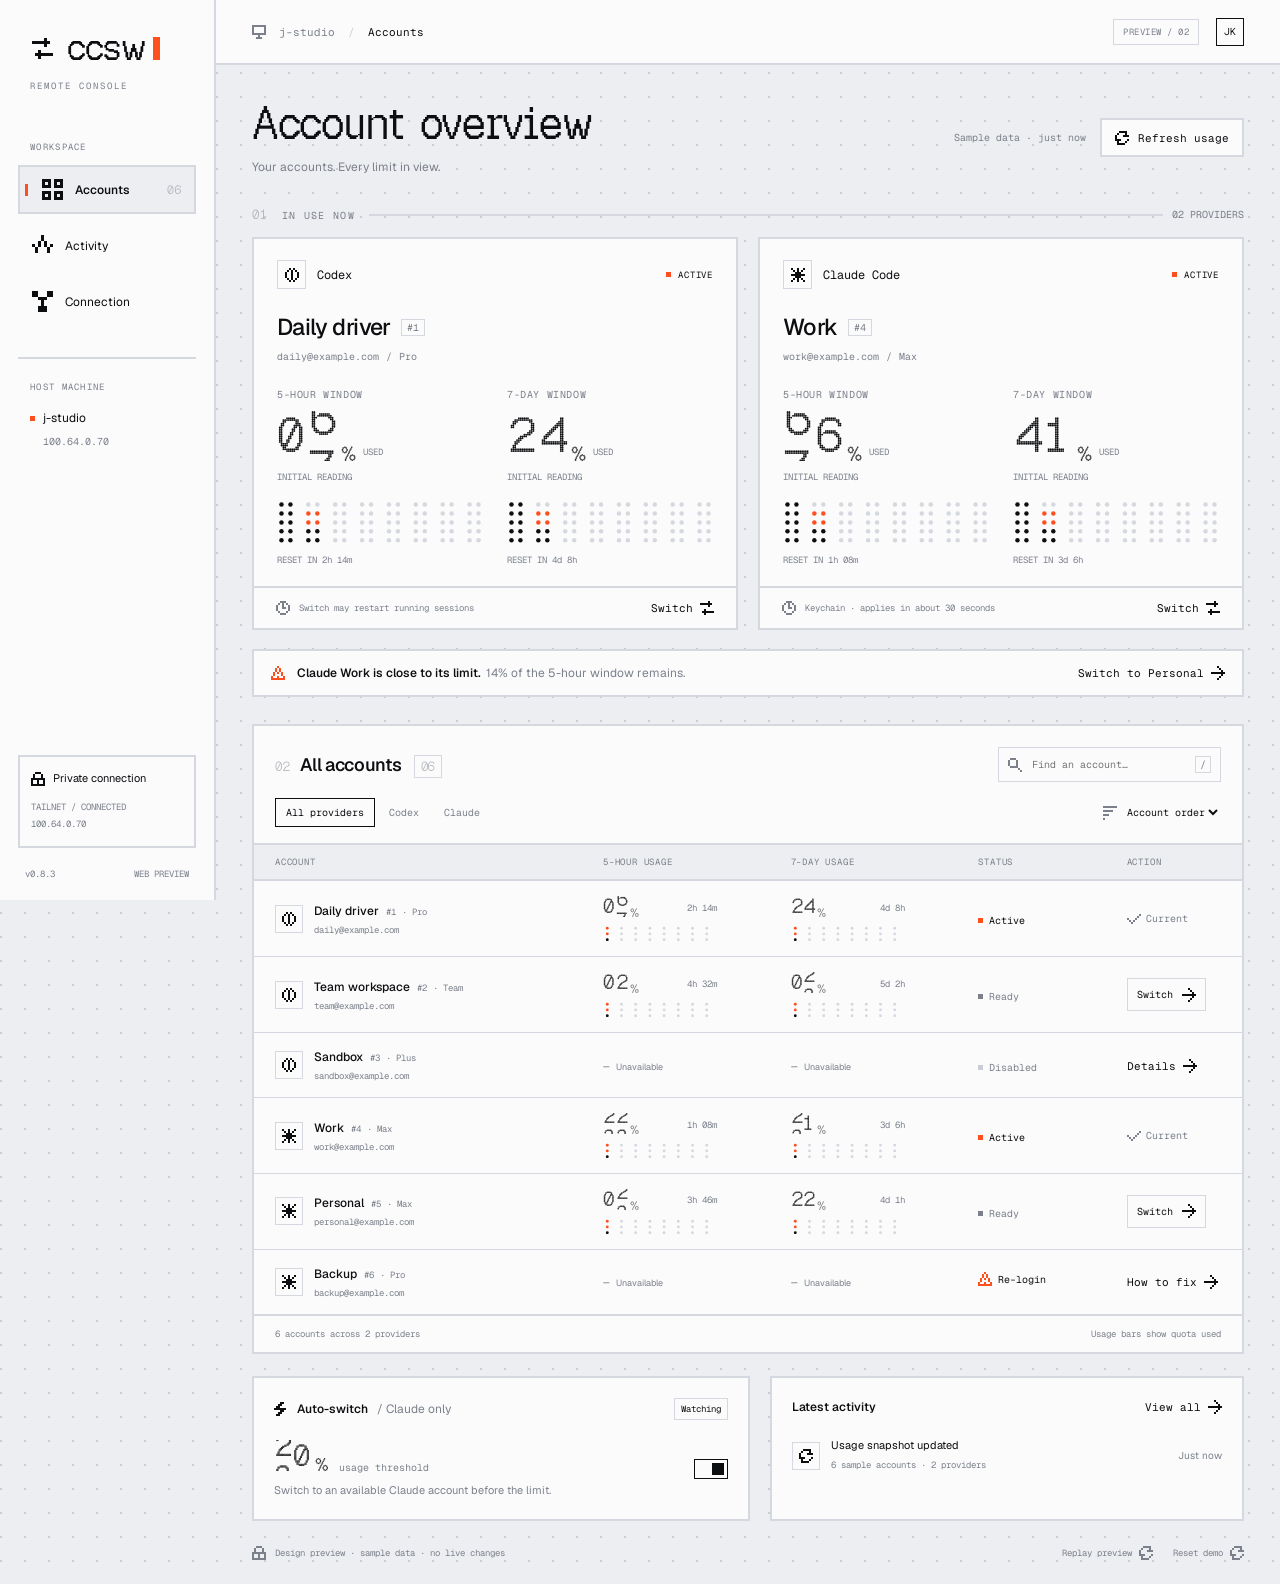
<file: docs/previews/web/index.html>
<!doctype html>
<html lang="en">
<head>
  <meta charset="utf-8">
  <meta name="viewport" content="width=device-width, initial-scale=1">
  <meta name="theme-color" content="#EDEEF1">
  <meta name="description" content="An interactive design preview of the ccsw remote account console.">
  <title>ccsw — Remote console</title>
  <link rel="icon" href="favicon.svg" type="image/svg+xml">
  <link rel="preload" href="fonts/geist-pixel-circle.woff2" as="font" type="font/woff2" crossorigin>
  <link rel="preload" href="fonts/geist-pixel-square.woff2" as="font" type="font/woff2" crossorigin>
  <link rel="stylesheet" href="bitmap.css">
</head>
<body>
  <svg xmlns="http://www.w3.org/2000/svg" style="display:none" aria-hidden="true">
    <symbol id="i-switch" viewBox="0 0 7 7"><rect x="4" y="0" width="1" height="1"/><rect x="0" y="1" width="1" height="1"/><rect x="1" y="1" width="1" height="1"/><rect x="2" y="1" width="1" height="1"/><rect x="3" y="1" width="1" height="1"/><rect x="4" y="1" width="1" height="1"/><rect x="5" y="1" width="1" height="1"/><rect x="4" y="2" width="1" height="1"/><rect x="2" y="4" width="1" height="1"/><rect x="1" y="5" width="1" height="1"/><rect x="2" y="5" width="1" height="1"/><rect x="3" y="5" width="1" height="1"/><rect x="4" y="5" width="1" height="1"/><rect x="5" y="5" width="1" height="1"/><rect x="6" y="5" width="1" height="1"/><rect x="2" y="6" width="1" height="1"/></symbol>
    <symbol id="i-grid" viewBox="0 0 7 7"><rect x="0" y="0" width="1" height="1"/><rect x="1" y="0" width="1" height="1"/><rect x="2" y="0" width="1" height="1"/><rect x="4" y="0" width="1" height="1"/><rect x="5" y="0" width="1" height="1"/><rect x="6" y="0" width="1" height="1"/><rect x="0" y="1" width="1" height="1"/><rect x="2" y="1" width="1" height="1"/><rect x="4" y="1" width="1" height="1"/><rect x="6" y="1" width="1" height="1"/><rect x="0" y="2" width="1" height="1"/><rect x="1" y="2" width="1" height="1"/><rect x="2" y="2" width="1" height="1"/><rect x="4" y="2" width="1" height="1"/><rect x="5" y="2" width="1" height="1"/><rect x="6" y="2" width="1" height="1"/><rect x="0" y="4" width="1" height="1"/><rect x="1" y="4" width="1" height="1"/><rect x="2" y="4" width="1" height="1"/><rect x="4" y="4" width="1" height="1"/><rect x="5" y="4" width="1" height="1"/><rect x="6" y="4" width="1" height="1"/><rect x="0" y="5" width="1" height="1"/><rect x="2" y="5" width="1" height="1"/><rect x="4" y="5" width="1" height="1"/><rect x="6" y="5" width="1" height="1"/><rect x="0" y="6" width="1" height="1"/><rect x="1" y="6" width="1" height="1"/><rect x="2" y="6" width="1" height="1"/><rect x="4" y="6" width="1" height="1"/><rect x="5" y="6" width="1" height="1"/><rect x="6" y="6" width="1" height="1"/></symbol>
    <symbol id="i-activity" viewBox="0 0 7 7"><rect x="3" y="0" width="1" height="1"/><rect x="3" y="1" width="1" height="1"/><rect x="2" y="2" width="1" height="1"/><rect x="4" y="2" width="1" height="1"/><rect x="0" y="3" width="1" height="1"/><rect x="2" y="3" width="1" height="1"/><rect x="4" y="3" width="1" height="1"/><rect x="6" y="3" width="1" height="1"/><rect x="1" y="4" width="1" height="1"/><rect x="5" y="4" width="1" height="1"/><rect x="1" y="5" width="1" height="1"/><rect x="5" y="5" width="1" height="1"/></symbol>
    <symbol id="i-network" viewBox="0 0 7 7"><rect x="0" y="0" width="1" height="1"/><rect x="1" y="0" width="1" height="1"/><rect x="5" y="0" width="1" height="1"/><rect x="6" y="0" width="1" height="1"/><rect x="0" y="1" width="1" height="1"/><rect x="1" y="1" width="1" height="1"/><rect x="5" y="1" width="1" height="1"/><rect x="6" y="1" width="1" height="1"/><rect x="2" y="2" width="1" height="1"/><rect x="3" y="2" width="1" height="1"/><rect x="4" y="2" width="1" height="1"/><rect x="3" y="3" width="1" height="1"/><rect x="3" y="4" width="1" height="1"/><rect x="2" y="5" width="1" height="1"/><rect x="3" y="5" width="1" height="1"/><rect x="4" y="5" width="1" height="1"/><rect x="2" y="6" width="1" height="1"/><rect x="3" y="6" width="1" height="1"/><rect x="4" y="6" width="1" height="1"/></symbol>
    <symbol id="i-monitor" viewBox="0 0 7 7"><rect x="0" y="0" width="1" height="1"/><rect x="1" y="0" width="1" height="1"/><rect x="2" y="0" width="1" height="1"/><rect x="3" y="0" width="1" height="1"/><rect x="4" y="0" width="1" height="1"/><rect x="5" y="0" width="1" height="1"/><rect x="6" y="0" width="1" height="1"/><rect x="0" y="1" width="1" height="1"/><rect x="6" y="1" width="1" height="1"/><rect x="0" y="2" width="1" height="1"/><rect x="6" y="2" width="1" height="1"/><rect x="0" y="3" width="1" height="1"/><rect x="6" y="3" width="1" height="1"/><rect x="0" y="4" width="1" height="1"/><rect x="1" y="4" width="1" height="1"/><rect x="2" y="4" width="1" height="1"/><rect x="3" y="4" width="1" height="1"/><rect x="4" y="4" width="1" height="1"/><rect x="5" y="4" width="1" height="1"/><rect x="6" y="4" width="1" height="1"/><rect x="3" y="5" width="1" height="1"/><rect x="2" y="6" width="1" height="1"/><rect x="3" y="6" width="1" height="1"/><rect x="4" y="6" width="1" height="1"/></symbol>
    <symbol id="i-phone" viewBox="0 0 7 7"><rect x="1" y="0" width="1" height="1"/><rect x="2" y="0" width="1" height="1"/><rect x="3" y="0" width="1" height="1"/><rect x="4" y="0" width="1" height="1"/><rect x="5" y="0" width="1" height="1"/><rect x="1" y="1" width="1" height="1"/><rect x="5" y="1" width="1" height="1"/><rect x="1" y="2" width="1" height="1"/><rect x="2" y="2" width="1" height="1"/><rect x="3" y="2" width="1" height="1"/><rect x="4" y="2" width="1" height="1"/><rect x="5" y="2" width="1" height="1"/><rect x="1" y="3" width="1" height="1"/><rect x="5" y="3" width="1" height="1"/><rect x="1" y="4" width="1" height="1"/><rect x="5" y="4" width="1" height="1"/><rect x="1" y="5" width="1" height="1"/><rect x="3" y="5" width="1" height="1"/><rect x="5" y="5" width="1" height="1"/><rect x="1" y="6" width="1" height="1"/><rect x="2" y="6" width="1" height="1"/><rect x="3" y="6" width="1" height="1"/><rect x="4" y="6" width="1" height="1"/><rect x="5" y="6" width="1" height="1"/></symbol>
    <symbol id="i-lock" viewBox="0 0 7 7"><rect x="2" y="0" width="1" height="1"/><rect x="3" y="0" width="1" height="1"/><rect x="4" y="0" width="1" height="1"/><rect x="1" y="1" width="1" height="1"/><rect x="5" y="1" width="1" height="1"/><rect x="1" y="2" width="1" height="1"/><rect x="5" y="2" width="1" height="1"/><rect x="0" y="3" width="1" height="1"/><rect x="1" y="3" width="1" height="1"/><rect x="2" y="3" width="1" height="1"/><rect x="3" y="3" width="1" height="1"/><rect x="4" y="3" width="1" height="1"/><rect x="5" y="3" width="1" height="1"/><rect x="6" y="3" width="1" height="1"/><rect x="0" y="4" width="1" height="1"/><rect x="3" y="4" width="1" height="1"/><rect x="6" y="4" width="1" height="1"/><rect x="0" y="5" width="1" height="1"/><rect x="3" y="5" width="1" height="1"/><rect x="6" y="5" width="1" height="1"/><rect x="0" y="6" width="1" height="1"/><rect x="1" y="6" width="1" height="1"/><rect x="2" y="6" width="1" height="1"/><rect x="3" y="6" width="1" height="1"/><rect x="4" y="6" width="1" height="1"/><rect x="5" y="6" width="1" height="1"/><rect x="6" y="6" width="1" height="1"/></symbol>
    <symbol id="i-arrow" viewBox="0 0 7 7"><rect x="3" y="0" width="1" height="1"/><rect x="4" y="1" width="1" height="1"/><rect x="5" y="2" width="1" height="1"/><rect x="0" y="3" width="1" height="1"/><rect x="1" y="3" width="1" height="1"/><rect x="2" y="3" width="1" height="1"/><rect x="3" y="3" width="1" height="1"/><rect x="4" y="3" width="1" height="1"/><rect x="5" y="3" width="1" height="1"/><rect x="6" y="3" width="1" height="1"/><rect x="5" y="4" width="1" height="1"/><rect x="4" y="5" width="1" height="1"/><rect x="3" y="6" width="1" height="1"/></symbol>
    <symbol id="i-refresh" viewBox="0 0 7 7"><rect x="2" y="0" width="1" height="1"/><rect x="3" y="0" width="1" height="1"/><rect x="4" y="0" width="1" height="1"/><rect x="5" y="0" width="1" height="1"/><rect x="1" y="1" width="1" height="1"/><rect x="5" y="1" width="1" height="1"/><rect x="0" y="2" width="1" height="1"/><rect x="4" y="2" width="1" height="1"/><rect x="5" y="2" width="1" height="1"/><rect x="6" y="2" width="1" height="1"/><rect x="0" y="3" width="1" height="1"/><rect x="0" y="4" width="1" height="1"/><rect x="1" y="4" width="1" height="1"/><rect x="2" y="4" width="1" height="1"/><rect x="6" y="4" width="1" height="1"/><rect x="1" y="5" width="1" height="1"/><rect x="5" y="5" width="1" height="1"/><rect x="1" y="6" width="1" height="1"/><rect x="2" y="6" width="1" height="1"/><rect x="3" y="6" width="1" height="1"/><rect x="4" y="6" width="1" height="1"/></symbol>
    <symbol id="i-search" viewBox="0 0 7 7"><rect x="1" y="0" width="1" height="1"/><rect x="2" y="0" width="1" height="1"/><rect x="3" y="0" width="1" height="1"/><rect x="0" y="1" width="1" height="1"/><rect x="4" y="1" width="1" height="1"/><rect x="0" y="2" width="1" height="1"/><rect x="4" y="2" width="1" height="1"/><rect x="0" y="3" width="1" height="1"/><rect x="4" y="3" width="1" height="1"/><rect x="1" y="4" width="1" height="1"/><rect x="2" y="4" width="1" height="1"/><rect x="3" y="4" width="1" height="1"/><rect x="4" y="4" width="1" height="1"/><rect x="5" y="5" width="1" height="1"/><rect x="6" y="6" width="1" height="1"/></symbol>
    <symbol id="i-check" viewBox="0 0 7 7"><rect x="6" y="1" width="1" height="1"/><rect x="5" y="2" width="1" height="1"/><rect x="0" y="3" width="1" height="1"/><rect x="4" y="3" width="1" height="1"/><rect x="1" y="4" width="1" height="1"/><rect x="3" y="4" width="1" height="1"/><rect x="2" y="5" width="1" height="1"/></symbol>
    <symbol id="i-close" viewBox="0 0 7 7"><rect x="0" y="0" width="1" height="1"/><rect x="6" y="0" width="1" height="1"/><rect x="1" y="1" width="1" height="1"/><rect x="5" y="1" width="1" height="1"/><rect x="2" y="2" width="1" height="1"/><rect x="4" y="2" width="1" height="1"/><rect x="3" y="3" width="1" height="1"/><rect x="2" y="4" width="1" height="1"/><rect x="4" y="4" width="1" height="1"/><rect x="1" y="5" width="1" height="1"/><rect x="5" y="5" width="1" height="1"/><rect x="0" y="6" width="1" height="1"/><rect x="6" y="6" width="1" height="1"/></symbol>
    <symbol id="i-clock" viewBox="0 0 7 7"><rect x="2" y="0" width="1" height="1"/><rect x="3" y="0" width="1" height="1"/><rect x="4" y="0" width="1" height="1"/><rect x="1" y="1" width="1" height="1"/><rect x="3" y="1" width="1" height="1"/><rect x="5" y="1" width="1" height="1"/><rect x="0" y="2" width="1" height="1"/><rect x="3" y="2" width="1" height="1"/><rect x="6" y="2" width="1" height="1"/><rect x="0" y="3" width="1" height="1"/><rect x="3" y="3" width="1" height="1"/><rect x="4" y="3" width="1" height="1"/><rect x="6" y="3" width="1" height="1"/><rect x="0" y="4" width="1" height="1"/><rect x="6" y="4" width="1" height="1"/><rect x="1" y="5" width="1" height="1"/><rect x="5" y="5" width="1" height="1"/><rect x="2" y="6" width="1" height="1"/><rect x="3" y="6" width="1" height="1"/><rect x="4" y="6" width="1" height="1"/></symbol>
    <symbol id="i-alert" viewBox="0 0 7 7"><rect x="3" y="0" width="1" height="1"/><rect x="2" y="1" width="1" height="1"/><rect x="4" y="1" width="1" height="1"/><rect x="2" y="2" width="1" height="1"/><rect x="4" y="2" width="1" height="1"/><rect x="1" y="3" width="1" height="1"/><rect x="3" y="3" width="1" height="1"/><rect x="5" y="3" width="1" height="1"/><rect x="1" y="4" width="1" height="1"/><rect x="5" y="4" width="1" height="1"/><rect x="0" y="5" width="1" height="1"/><rect x="3" y="5" width="1" height="1"/><rect x="6" y="5" width="1" height="1"/><rect x="0" y="6" width="1" height="1"/><rect x="1" y="6" width="1" height="1"/><rect x="2" y="6" width="1" height="1"/><rect x="3" y="6" width="1" height="1"/><rect x="4" y="6" width="1" height="1"/><rect x="5" y="6" width="1" height="1"/><rect x="6" y="6" width="1" height="1"/></symbol>
    <symbol id="i-codex" viewBox="0 0 7 7"><rect x="2" y="0" width="1" height="1"/><rect x="4" y="0" width="1" height="1"/><rect x="1" y="1" width="1" height="1"/><rect x="3" y="1" width="1" height="1"/><rect x="5" y="1" width="1" height="1"/><rect x="0" y="2" width="1" height="1"/><rect x="3" y="2" width="1" height="1"/><rect x="6" y="2" width="1" height="1"/><rect x="0" y="3" width="1" height="1"/><rect x="3" y="3" width="1" height="1"/><rect x="6" y="3" width="1" height="1"/><rect x="0" y="4" width="1" height="1"/><rect x="3" y="4" width="1" height="1"/><rect x="6" y="4" width="1" height="1"/><rect x="1" y="5" width="1" height="1"/><rect x="3" y="5" width="1" height="1"/><rect x="5" y="5" width="1" height="1"/><rect x="2" y="6" width="1" height="1"/><rect x="4" y="6" width="1" height="1"/></symbol>
    <symbol id="i-claude" viewBox="0 0 7 7"><rect x="0" y="0" width="1" height="1"/><rect x="3" y="0" width="1" height="1"/><rect x="6" y="0" width="1" height="1"/><rect x="1" y="1" width="1" height="1"/><rect x="3" y="1" width="1" height="1"/><rect x="5" y="1" width="1" height="1"/><rect x="2" y="2" width="1" height="1"/><rect x="3" y="2" width="1" height="1"/><rect x="4" y="2" width="1" height="1"/><rect x="0" y="3" width="1" height="1"/><rect x="1" y="3" width="1" height="1"/><rect x="2" y="3" width="1" height="1"/><rect x="3" y="3" width="1" height="1"/><rect x="4" y="3" width="1" height="1"/><rect x="5" y="3" width="1" height="1"/><rect x="6" y="3" width="1" height="1"/><rect x="2" y="4" width="1" height="1"/><rect x="3" y="4" width="1" height="1"/><rect x="4" y="4" width="1" height="1"/><rect x="1" y="5" width="1" height="1"/><rect x="3" y="5" width="1" height="1"/><rect x="5" y="5" width="1" height="1"/><rect x="0" y="6" width="1" height="1"/><rect x="3" y="6" width="1" height="1"/><rect x="6" y="6" width="1" height="1"/></symbol>
    <symbol id="i-copy" viewBox="0 0 7 7"><rect x="0" y="0" width="1" height="1"/><rect x="1" y="0" width="1" height="1"/><rect x="2" y="0" width="1" height="1"/><rect x="3" y="0" width="1" height="1"/><rect x="4" y="0" width="1" height="1"/><rect x="0" y="1" width="1" height="1"/><rect x="4" y="1" width="1" height="1"/><rect x="0" y="2" width="1" height="1"/><rect x="2" y="2" width="1" height="1"/><rect x="3" y="2" width="1" height="1"/><rect x="4" y="2" width="1" height="1"/><rect x="5" y="2" width="1" height="1"/><rect x="6" y="2" width="1" height="1"/><rect x="0" y="3" width="1" height="1"/><rect x="2" y="3" width="1" height="1"/><rect x="4" y="3" width="1" height="1"/><rect x="6" y="3" width="1" height="1"/><rect x="0" y="4" width="1" height="1"/><rect x="1" y="4" width="1" height="1"/><rect x="2" y="4" width="1" height="1"/><rect x="4" y="4" width="1" height="1"/><rect x="6" y="4" width="1" height="1"/><rect x="2" y="5" width="1" height="1"/><rect x="6" y="5" width="1" height="1"/><rect x="2" y="6" width="1" height="1"/><rect x="3" y="6" width="1" height="1"/><rect x="4" y="6" width="1" height="1"/><rect x="5" y="6" width="1" height="1"/><rect x="6" y="6" width="1" height="1"/></symbol>
    <symbol id="i-sort" viewBox="0 0 7 7"><rect x="0" y="0" width="1" height="1"/><rect x="1" y="0" width="1" height="1"/><rect x="2" y="0" width="1" height="1"/><rect x="3" y="0" width="1" height="1"/><rect x="4" y="0" width="1" height="1"/><rect x="5" y="0" width="1" height="1"/><rect x="6" y="0" width="1" height="1"/><rect x="0" y="2" width="1" height="1"/><rect x="1" y="2" width="1" height="1"/><rect x="2" y="2" width="1" height="1"/><rect x="3" y="2" width="1" height="1"/><rect x="4" y="2" width="1" height="1"/><rect x="0" y="4" width="1" height="1"/><rect x="1" y="4" width="1" height="1"/><rect x="2" y="4" width="1" height="1"/><rect x="0" y="6" width="1" height="1"/></symbol>
    <symbol id="i-bolt" viewBox="0 0 7 7"><rect x="3" y="0" width="1" height="1"/><rect x="4" y="0" width="1" height="1"/><rect x="2" y="1" width="1" height="1"/><rect x="3" y="1" width="1" height="1"/><rect x="1" y="2" width="1" height="1"/><rect x="2" y="2" width="1" height="1"/><rect x="0" y="3" width="1" height="1"/><rect x="1" y="3" width="1" height="1"/><rect x="2" y="3" width="1" height="1"/><rect x="3" y="3" width="1" height="1"/><rect x="4" y="3" width="1" height="1"/><rect x="5" y="3" width="1" height="1"/><rect x="3" y="4" width="1" height="1"/><rect x="4" y="4" width="1" height="1"/><rect x="2" y="5" width="1" height="1"/><rect x="3" y="5" width="1" height="1"/><rect x="1" y="6" width="1" height="1"/><rect x="2" y="6" width="1" height="1"/></symbol>
  </svg>
  <aside class="sidebar" aria-label="Main navigation">
    <a class="brand" href="#accounts" aria-label="ccsw home"><span class="brand-mark"><svg class="icon"><use href="#i-switch"/></svg></span><span class="brand-word">ccsw<span class="block-cursor" aria-hidden="true"></span></span></a>
    <p class="brand-note">REMOTE CONSOLE</p>
    <p class="nav-title">WORKSPACE</p>
    <nav class="nav">
      <a href="#accounts" data-page="accounts" aria-current="page" aria-label="Accounts"><svg class="icon"><use href="#i-grid"/></svg><span>Accounts</span><span class="nav-count">06</span></a>
      <a href="#activity" data-page="activity" aria-label="Activity"><svg class="icon"><use href="#i-activity"/></svg><span>Activity</span></a>
      <a href="#connection" data-page="connection" aria-label="Connection"><svg class="icon"><use href="#i-network"/></svg><span>Connection</span></a>
    </nav>
    <div class="sidebar-machine"><div class="eyebrow">Host machine</div><div class="machine-name"><span class="dot"></span>j-studio</div><div class="machine-address mono" data-host>100.64.0.70</div></div>
    <div class="sidebar-bottom"><div class="tailnet-card"><div class="row"><svg class="icon"><use href="#i-lock"/></svg><span>Private connection</span></div><p>TAILNET / CONNECTED<br>100.64.0.70</p></div><div class="sidebar-footer"><span>v0.8.3</span><span>WEB PREVIEW</span></div></div>
  </aside>
  <div class="workspace">
    <header class="topbar"><div class="breadcrumb"><span class="mobile-brand">ccsw.</span><svg class="icon small"><use href="#i-monitor"/></svg><span>j-studio</span><span class="crumb-slash">/</span><span class="current" id="breadcrumb">Accounts</span></div><div class="topbar-right"><span class="preview-tag">PREVIEW / 02</span><span class="avatar" aria-label="Demo user">JK</span></div></header>
    <main>
      <section id="page-accounts" aria-labelledby="accounts-title">
        <div class="page-heading"><div><h1 id="accounts-title">Account overview</h1><p>Your accounts. Every limit in view.</p></div><div class="heading-actions"><span class="updated" id="updated">Sample data · just now</span><button class="button" id="refresh" aria-label="Refresh sample usage"><svg class="icon small"><use href="#i-refresh"/></svg>Refresh usage</button></div></div>
        <div class="section-label"><span class="eyebrow"><span class="section-index">01</span> In use now</span><span class="line"></span><span class="mono" style="font-size:10px">02 PROVIDERS</span></div>
        <div class="active-grid" id="active-cards"></div>
        <div id="recommendation"></div>
        <section class="accounts-panel" aria-label="Saved accounts">
          <div class="panel-heading"><div class="row"><h2><span class="section-index">02</span> All accounts <span class="count">06</span></h2></div><label class="search"><svg class="icon small"><use href="#i-search"/></svg><input id="search" type="search" placeholder="Find an account…" aria-label="Find an account" autocomplete="off"><kbd aria-hidden="true">/</kbd></label></div>
          <div class="toolbar"><div class="filter-tabs" role="group" aria-label="Filter by provider"><button data-filter="all" aria-pressed="true">All providers</button><button data-filter="codex" aria-pressed="false">Codex</button><button data-filter="claude" aria-pressed="false">Claude</button></div><label class="sort"><svg class="icon small"><use href="#i-sort"/></svg><select id="sort" aria-label="Sort accounts"><option value="slot">Account order</option><option value="headroom">Most headroom</option><option value="name">Name</option></select></label></div>
          <table aria-label="Accounts and used quota"><thead><tr><th scope="col">Account</th><th scope="col">5-hour usage</th><th scope="col">7-day usage</th><th scope="col">Status</th><th scope="col"><span class="muted">Action</span></th></tr></thead><tbody id="account-rows"></tbody></table>
          <div class="table-footer"><span id="result-count">6 accounts across 2 providers</span><span>Usage bars show quota used</span></div>
        </section>
        <div class="bottom-grid"><section class="minor-panel dither-card"><div class="row between"><h3 class="row"><svg class="icon small"><use href="#i-bolt"/></svg>Auto-switch <span class="muted" style="font-weight:400">/ Claude only</span></h3><span class="auto-state" id="auto-state">Watching</span></div><div class="automation-row"><div><span class="auto-metric"><span class="odometer" role="img" aria-label="90 percent" data-number-key="auto-threshold" data-value="90">90</span><span class="percent">%</span><small>usage threshold</small></span><p class="subtext" id="auto-description">Switch to an available Claude account before the limit.</p></div><button class="toggle" id="auto-toggle" role="switch" aria-checked="true" aria-label="Toggle demo auto-switch"></button></div></section><section class="minor-panel dither-card"><div class="row between"><h3>Latest activity</h3><a class="text-button" href="#activity">View all<svg class="icon small"><use href="#i-arrow"/></svg></a></div><div class="activity-preview" id="latest-activity"></div></section></div>
      </section>
      <section id="page-activity" aria-labelledby="activity-title" hidden><div class="page-heading"><div><h1 id="activity-title">Activity</h1><p>A clear trail of what changed on this machine.</p></div><span class="preview-tag">DEMO HISTORY</span></div><div class="detail-panel"><div class="row between"><h2>Recent events</h2><span class="muted" style="font-size:11px">This preview session</span></div><ol class="activity-list" id="activity-list"></ol></div></section>
      <section id="page-connection" aria-labelledby="connection-title" hidden><div class="page-heading"><div><h1 id="connection-title">Connection</h1><p>Your machine, within reach.</p></div><span class="preview-tag">TAILSCALE</span></div><div class="connection-grid"><section class="detail-panel dither-card"><div class="connection-heading"><h2>A private way in</h2><p>Open this console from another device on your tailnet.</p></div><div class="connection-path"><div class="connection-node"><svg class="icon"><use href="#i-phone"/></svg>Your device<small>Browser</small></div><svg class="icon"><use href="#i-arrow"/></svg><div class="connection-node"><svg class="icon"><use href="#i-network"/></svg>Tailscale<small>Private network</small></div><svg class="icon"><use href="#i-arrow"/></svg><div class="connection-node"><svg class="icon"><use href="#i-monitor"/></svg>j-studio<small>ccsw console</small></div></div><div class="field"><label>Preview address</label><div class="copy-field"><code id="preview-address"></code><button class="text-button" id="copy-address" aria-label="Copy preview address"><svg class="icon small"><use href="#i-copy"/></svg></button></div></div><ul class="connection-details"><li><span>Host</span><span>j-studio</span></li><li><span>Account data</span><span>Sample accounts only</span></li><li><span>Switch behavior</span><span>Browser simulation</span></li><li><span>Authentication</span><span>Not connected in this preview</span></li></ul><p class="connection-note">The preview does not read credentials or call ccsw. Account switches, usage refreshes, and automation controls are simulated in this browser.</p></section><section class="detail-panel dither-card"><div class="row between"><h2>One small endpoint</h2><span class="proposal">PROPOSED</span></div><p class="connection-note">Run the console where your accounts live. Bind to your Tailscale IP for direct access.</p><pre>ccsw serve --bind 100.64.0.70:3000</pre><p class="connection-note">Or use a loopback listener behind Tailscale Serve.</p><pre>ccsw serve --bind 127.0.0.1:3000
tailscale serve --bg 3000</pre><ul class="connection-details"><li><span>Runtime</span><span>Existing ccsw binary</span></li><li><span>Updates</span><span>Server-sent events</span></li><li><span>Access</span><span>Pair this browser once</span></li><li><span>Scope</span><span>View usage + switch accounts</span></li></ul><p class="connection-note">These commands describe the proposed interface. The server and browser pairing are not implemented yet.</p></section></div></section>
      <footer class="page-footer"><span class="row"><svg class="icon small"><use href="#i-lock"/></svg>Design preview · sample data · no live changes</span><span class="footer-actions"><button class="text-button" id="replay-motion">Replay preview<svg class="icon small"><use href="#i-refresh"/></svg></button><button class="text-button" id="reset-demo">Reset demo<svg class="icon small"><use href="#i-refresh"/></svg></button></span></footer>
    </main>
  </div>
  <dialog id="switch-dialog" aria-labelledby="switch-title" aria-describedby="switch-description"><div class="dialog-body" id="switch-content"></div><div class="dialog-footer"><button class="button quiet" id="cancel-switch">Cancel</button><button class="button primary" id="confirm-switch">Switch account<svg class="icon small"><use href="#i-arrow"/></svg></button></div></dialog>
  <div class="toast" id="toast" role="status" aria-live="polite" hidden></div>
  <script src="bitmap-motion.js"></script>
  <script src="preview.js"></script>
</body>
</html>
</file>
<file: docs/previews/web/bitmap.css>
@font-face { font-family:Geist; src:url("fonts/geist-sans.woff2") format("woff2"); font-weight:100 900; font-display:swap; }
@font-face { font-family:"Geist Mono"; src:url("fonts/geist-mono.woff2") format("woff2"); font-weight:100 900; font-display:swap; }
@font-face { font-family:"Geist Pixel Square"; src:url("fonts/geist-pixel-square.woff2") format("woff2"); font-weight:400; font-display:block; }
@font-face { font-family:"Geist Pixel Circle"; src:url("fonts/geist-pixel-circle.woff2") format("woff2"); font-weight:400; font-display:block; }
@font-face { font-family:"Source Han Sans"; src:url("fonts/source-han-sans-cn.woff2") format("woff2"); font-weight:250 900; font-display:swap; unicode-range:U+2E80-9FFF,U+F900-FAFF,U+FE30-FE4F,U+FF00-FFEF; }

:root {
  color-scheme:light;
  --bg:#EDEEF1; --paper:#FBFBFC; --ink:#0D0E10; --muted:#7B808A;
  --line:#D5D8DE; --grid:#C9CCD3; --accent:#FF4F1F;
  --fg:var(--ink); --sub:var(--muted); --dot-on:var(--ink); --dot-off:var(--line);
  --sans:Geist,"Source Han Sans",sans-serif; --mono:"Geist Mono","Source Han Sans",monospace;
  --pixel:"Geist Pixel Square","Source Han Sans",monospace; --digits:"Geist Pixel Circle",monospace;
}
* { box-sizing:border-box; }
body { margin:0; background-color:var(--bg); background-image:radial-gradient(circle at 1px 1px,var(--grid) 1px,transparent 1px); background-size:24px 24px; color:var(--ink); font:14px/1.5 var(--sans); }
button,input,select { font:inherit; border-radius:0; }
button,a,input,select { -webkit-tap-highlight-color:transparent; }
button,a { touch-action:manipulation; }
button { cursor:pointer; color:inherit; }
a { color:inherit; }
button:disabled { color:var(--muted); border-color:var(--line); cursor:not-allowed; background:var(--bg); }
button:focus-visible,a:focus-visible,input:focus-visible,select:focus-visible { outline:2px solid var(--accent); outline-offset:4px; }
h1,h2,h3,p { margin:0; }
h1 { font:44px/1.12 var(--pixel); letter-spacing:-1.3px; }
h2 { font-size:18px; font-weight:550; letter-spacing:-.4px; }
h3 { font-size:14px; font-weight:550; }
svg.icon { width:21px; height:21px; fill:currentColor; stroke:none; shape-rendering:crispEdges; flex-shrink:0; }
.icon.small { width:14px; height:14px; }
.mono { font-family:var(--mono); font-size:12px; }
.muted { color:var(--sub); }
.eyebrow { font:10px var(--mono); letter-spacing:1.3px; text-transform:uppercase; }
.dot { width:5px; height:5px; display:inline-block; background:currentColor; flex-shrink:0; }
.row { display:flex; align-items:center; gap:9px; }
.between { justify-content:space-between; }
.button { display:inline-flex; align-items:center; justify-content:center; gap:9px; padding:10px 13px; background:var(--paper); border:2px solid var(--line); font:11px var(--mono); min-height:39px; text-decoration:none; white-space:nowrap; }
.button:hover:not(:disabled) { border-color:var(--ink); }
.button.primary { color:var(--paper); background:var(--ink); border-color:var(--ink); }
.button.primary:hover:not(:disabled) { color:var(--accent); }
.button.primary:disabled { color:var(--muted); background:var(--bg); border-color:var(--line); }
.button.quiet { background:transparent; }
.icon-button { display:inline-flex; justify-content:center; align-items:center; border:2px solid var(--line); background:var(--paper); width:34px; height:34px; }
.text-button { padding:0; background:transparent; border:0; color:var(--fg); display:inline-flex; align-items:center; gap:7px; font:11px var(--mono); text-decoration:none; }
.text-button:hover { text-decoration:underline; text-underline-offset:4px; }
.sidebar { position:fixed; inset:0 auto 0 0; width:216px; border-right:2px solid var(--line); background:var(--paper); color:var(--ink); padding:30px 18px 20px; display:flex; flex-direction:column; z-index:20; }
.brand { display:flex; align-items:center; gap:11px; color:var(--ink); padding:0 10px; text-decoration:none; }
.brand-mark { width:28px; height:28px; display:grid; place-items:center; }
.brand-word { font:36px/1 var(--pixel); letter-spacing:-1px; }
.block-cursor { width:7px; height:23px; background:var(--accent); display:inline-block; margin-left:7px; animation:block-blink 1066.667ms steps(1,end) infinite; }
.brand-note { font:9px var(--mono); letter-spacing:2px; margin:14px 0 49px 12px; color:var(--muted); }
.nav-title { color:var(--muted); padding:0 12px; margin-bottom:12px; font:9px var(--mono); letter-spacing:1.3px; }
.nav { display:flex; flex-direction:column; gap:7px; }
.nav a { text-decoration:none; display:flex; gap:12px; align-items:center; padding:12px; border:2px solid transparent; font-size:12px; }
.nav a:hover { border-color:var(--line); }
.nav a[aria-current="page"] { background:var(--bg); border-color:var(--line); font-weight:550; }
.nav a[aria-current="page"]::before { content:""; width:3px; height:12px; background:var(--accent); margin-left:-7px; margin-right:2px; }
.nav-count { margin-left:auto; font:12px var(--digits); color:var(--muted); }
.sidebar-machine { margin-top:31px; padding:22px 12px; border-top:2px solid var(--line); }
.sidebar-machine .eyebrow { color:var(--muted); font-size:9px; }
.machine-name { display:flex; gap:8px; align-items:center; margin-top:16px; font-size:12px; }
.machine-name .dot { color:var(--accent); }
.machine-address { margin:7px 0 0 13px; color:var(--muted); font-size:10px; }
.sidebar-bottom { margin-top:auto; }
.tailnet-card { border:2px solid var(--line); padding:13px 11px; margin-bottom:20px; }
.tailnet-card .row { font-size:11px; gap:8px; }
.tailnet-card .icon { width:14px; height:14px; }
.tailnet-card p { margin-top:12px; color:var(--muted); font:9px/1.9 var(--mono); }
.sidebar-footer { padding:0 7px; color:var(--muted); font:9px var(--mono); display:flex; justify-content:space-between; }
.workspace { margin-left:216px; min-height:100vh; }
.topbar { height:65px; border-bottom:2px solid var(--line); padding:0 36px; display:flex; align-items:center; justify-content:space-between; gap:12px; background:var(--paper); }
.breadcrumb { color:var(--muted); display:flex; align-items:center; gap:13px; font:11px var(--mono); }
.breadcrumb .current { color:var(--ink); }
.crumb-slash { color:var(--grid); }
.topbar-right { display:flex; align-items:center; gap:17px; }
.preview-tag { font:9px var(--mono); letter-spacing:.5px; color:var(--muted); border:1px solid var(--line); padding:6px 9px; white-space:nowrap; }
.avatar { border:1px solid var(--ink); width:28px; height:28px; display:grid; place-items:center; font:10px var(--mono); }
.mobile-brand { display:none; font:24px var(--pixel); }
main { max-width:1550px; margin:auto; padding:34px 36px 24px; }
.page-heading { display:flex; align-items:center; justify-content:space-between; gap:20px; margin-bottom:30px; }
.page-heading p { color:var(--muted); font-size:12px; margin-top:10px; }
.heading-actions { display:flex; gap:14px; align-items:center; }
.updated { font:10px var(--mono); color:var(--muted); }
.section-label { display:flex; align-items:center; gap:9px; margin-bottom:14px; color:var(--muted); }
.section-label .line { height:2px; flex:1; background:var(--line); margin-left:5px; }
.section-index { font:13px var(--digits); color:var(--muted); margin-right:7px; }
.active-grid { display:grid; grid-template-columns:1fr 1fr; gap:20px; }
.active-card { border:2px solid var(--line); padding:21px 23px 0; min-width:0; }
.dither-card { position:relative; isolation:isolate; color:var(--fg); background-color:var(--paper); }
.dither-card::before { content:""; display:none; position:absolute; inset:0; z-index:-1; background:var(--ink); mask-image:var(--hover-pattern); pointer-events:none; }
.dither-card:is([data-density="1"],[data-density="2"],[data-density="3"])::before { display:block; }
.dither-card[data-density="1"] { --hover-pattern:var(--bayer-25); }
.dither-card[data-density="2"] { --hover-pattern:var(--bayer-50); }
.dither-card[data-density="3"] { --hover-pattern:var(--bayer-75); }
.dither-card[data-density="4"] { --hover-pattern:none; background-color:var(--ink); }
.dither-card:is([data-density="3"],[data-density="4"]) { --fg:var(--paper); --sub:var(--paper); --line:var(--muted); --dot-on:var(--paper); --dot-off:var(--muted); border-color:var(--ink); }
.dither-card .button { background:transparent; color:var(--fg); border-color:var(--line); }
.dither-card .button:hover:not(:disabled) { border-color:var(--fg); }
.provider-mark { display:grid; place-items:center; width:29px; height:29px; color:var(--fg); border:1px solid var(--line); }
.provider-mark .icon { width:14px; height:14px; }
.provider-name { font:12px var(--mono); margin-left:2px; }
.active-tag { font:9px var(--mono); text-transform:uppercase; letter-spacing:.8px; display:flex; align-items:center; gap:7px; }
.active-tag .dot { color:var(--accent); }
.active-identity { display:flex; align-items:center; gap:10px; margin-top:21px; }
.active-identity h2 { font-size:23px; font-weight:500; letter-spacing:-.6px; }
.slot-tag { color:var(--sub); border:1px solid var(--line); padding:1px 5px; font:10px var(--mono); }
.active-email { color:var(--sub); font:10px var(--mono); margin-top:5px; }
.usage-grid { display:grid; grid-template-columns:1fr 1fr; gap:24px; margin:25px 0 20px; }
.usage-grid > div { min-width:0; }
.usage-label { font:10px var(--mono); text-transform:uppercase; letter-spacing:.6px; color:var(--sub); }
.metric-top { display:flex; flex-wrap:wrap; align-items:flex-end; gap:0 7px; margin:10px 0 7px; }
.usage-number { font:48px/1.04 var(--digits); letter-spacing:0; display:flex; align-items:baseline; }
.percent { font:20px/1 var(--digits); margin-left:3px; }
.metric-unit { font:9px var(--mono); color:var(--sub); margin-bottom:6px; }
.metric-delta { font:9px var(--mono); color:var(--sub); min-height:20px; }
.metric-delta.changed { color:var(--accent); }
.odometer { display:inline-flex; align-items:baseline; font-family:var(--digits); white-space:nowrap; }
.digit { display:inline-block; position:relative; width:.64em; height:1.04em; overflow:hidden; vertical-align:bottom; }
.digit-strip { display:flex; flex-direction:column; position:absolute; top:0; left:0; width:100%; }
.digit-strip > span { display:block; flex-shrink:0; height:1.04em; line-height:1.04; }
.digit-stop { color:var(--accent); }
.dot-chart { display:block; width:100%; margin:9px 0; }
.dot-chart svg { display:block; width:100%; height:auto; }
.quota-track { display:none; }
.chart-dot { fill:var(--dot-off); }
.chart-dot.on { fill:var(--dot-on); }
.chart-dot.hot { fill:var(--accent); }
.dot-chart.compact { width:100%; max-width:108px; margin:5px 0 0; }
.reset-time { font:9px var(--mono); color:var(--sub); margin-top:10px; }
.card-footer { margin:0 -23px; padding:13px 22px; border-top:2px solid var(--line); color:var(--sub); display:flex; align-items:center; justify-content:space-between; gap:10px; font:9px/1.5 var(--mono); }
.recommendation { border:2px solid var(--line); background:var(--paper); margin:19px 0 27px; display:flex; align-items:center; gap:12px; padding:13px 17px; }
.recommendation > .icon { color:var(--accent); width:14px; height:14px; }
.recommendation-copy { font-size:12px; flex:1; }
.recommendation-copy b { font-weight:550; }
.recommendation-copy span { color:var(--muted); margin-left:5px; }
.recommendation .text-button { white-space:nowrap; }
.recommendation.healthy > .icon { color:var(--ink); }
.accounts-panel { background:var(--paper); border:2px solid var(--line); overflow:hidden; }
.panel-heading { padding:21px 21px 16px; display:flex; align-items:center; justify-content:space-between; gap:15px; }
.count { border:1px solid var(--line); padding:2px 6px; font:13px var(--digits); color:var(--muted); margin-left:8px; }
.search { display:flex; align-items:center; gap:8px; border:1px solid var(--line); padding:8px 9px; width:223px; color:var(--muted); }
.search input { width:100%; border:0; background:transparent; outline:none; font:10px var(--mono); color:var(--ink); min-width:0; }
.search:focus-within { outline:2px solid var(--accent); outline-offset:2px; }
.search input:focus-visible { outline:none; }
kbd { border:1px solid var(--line); min-width:16px; text-align:center; font:10px var(--mono); padding:1px 3px; }
.toolbar { padding:0 21px 16px; display:flex; align-items:center; justify-content:space-between; gap:12px; }
.filter-tabs { display:flex; gap:3px; }
.filter-tabs button { border:1px solid transparent; background:transparent; padding:7px 10px; font:10px var(--mono); color:var(--muted); }
.filter-tabs button[aria-pressed="true"] { color:var(--ink); border-color:var(--ink); }
.sort { display:flex; align-items:center; gap:6px; font:10px var(--mono); color:var(--muted); }
.sort select { background:var(--paper); border:0; color:var(--ink); font:10px var(--mono); max-width:155px; }
table { width:100%; border-collapse:collapse; text-align:left; table-layout:fixed; }
th { padding:11px 13px; background:var(--bg); border-block:2px solid var(--line); font:9px var(--mono); font-weight:400; text-transform:uppercase; letter-spacing:.8px; color:var(--muted); }
th:first-child { padding-left:21px; width:34%; }
th:nth-child(2),th:nth-child(3) { width:19%; }
th:nth-child(4) { width:15%; }
th:last-child { width:13%; }
td { padding:15px 13px; border-bottom:1px solid var(--line); vertical-align:middle; }
td:first-child { padding-left:21px; }
tbody tr:last-child td { border-bottom:0; }
.account-cell { display:flex; align-items:center; gap:11px; min-width:0; }
.account-cell .provider-mark { width:28px; height:28px; flex-shrink:0; }
.account-cell .provider-mark .icon { width:14px; height:14px; }
.account-name { font-size:12px; font-weight:500; }
.account-email { color:var(--muted); font:9px var(--mono); overflow:hidden; text-overflow:ellipsis; white-space:nowrap; margin-top:4px; }
.account-info { min-width:0; }
.account-slot { font:9px var(--mono); margin-left:7px; color:var(--muted); }
.plan { font:9px var(--mono); color:var(--muted); margin-left:6px; }
.mini-meter { max-width:114px; }
.meter-value { display:flex; align-items:center; justify-content:space-between; gap:5px; }
.meter-value > span { display:flex; align-items:baseline; font:20px var(--digits); }
.meter-value .percent { font-size:12px; margin-left:1px; }
.meter-value small { font:9px var(--mono); color:var(--muted); white-space:nowrap; }
.status { font:10px var(--mono); display:inline-flex; gap:6px; align-items:center; white-space:nowrap; }
.status.active .dot,.status.blocked .icon { color:var(--accent); }
.status.ready,.status.off { color:var(--muted); }
.status.off .dot { background:var(--grid); }
.switch-button { padding:7px 9px; min-height:33px; font-size:10px; border-width:1px; }
.current-label { color:var(--muted); font:10px var(--mono); display:flex; align-items:center; gap:5px; }
.table-footer { padding:12px 21px; border-top:2px solid var(--line); display:flex; justify-content:space-between; gap:15px; font:9px var(--mono); color:var(--muted); }
.empty { padding:38px 20px; text-align:center; color:var(--muted); font-size:12px; }
.bottom-grid { display:grid; grid-template-columns:1.05fr 1fr; gap:20px; margin-top:22px; }
.minor-panel { border:2px solid var(--line); padding:20px; min-width:0; }
.minor-panel h3 { font-size:12px; }
.minor-panel .subtext { font-size:11px; color:var(--sub); margin-top:8px; }
.automation-row { display:flex; align-items:center; justify-content:space-between; gap:15px; margin-top:20px; }
.auto-state { font:9px var(--mono); padding:4px 6px; border:1px solid var(--line); color:var(--fg); }
.auto-state.paused { color:var(--sub); }
.auto-metric { font:30px var(--digits); display:flex; align-items:baseline; }
.auto-metric .percent { font-size:18px; }
.auto-metric small { font:10px var(--mono); color:var(--sub); margin-left:10px; }
.toggle { border:1px solid var(--fg); background:transparent; width:34px; height:20px; padding:3px; display:flex; align-items:center; position:relative; flex-shrink:0; }
.toggle::after { content:""; width:12px; height:12px; background:var(--fg); transform:translateX(14px); }
.toggle::before { content:""; position:absolute; inset:-12px; }
.toggle[aria-checked="false"]::after { transform:translateX(0); background:var(--sub); }
.activity-preview { display:flex; align-items:center; gap:11px; margin-top:21px; }
.event-icon { width:28px; height:28px; border:1px solid var(--line); display:grid; place-items:center; color:var(--fg); flex-shrink:0; }
.event-copy { flex:1; }
.event-copy p { font-size:11px; }
.event-copy small { color:var(--sub); font:9px var(--mono); }
.page-footer { display:flex; justify-content:space-between; align-items:center; gap:14px; margin-top:25px; color:var(--muted); font:9px var(--mono); }
.page-footer .text-button { font-size:9px; color:var(--muted); }
.footer-actions { display:flex; gap:20px; }
.detail-panel { border:2px solid var(--line); background-color:var(--paper); padding:26px; min-width:0; }
.activity-list { list-style:none; padding:0; margin:0; }
.activity-list li { display:flex; align-items:flex-start; gap:15px; padding:22px 0; border-bottom:1px solid var(--line); }
.activity-list li:last-child { border:0; }
.activity-list .event-copy p { font-size:13px; }
.activity-list .event-copy small { font-size:10px; }
.event-time { font:10px var(--mono); color:var(--sub); white-space:nowrap; }
.connection-grid { display:grid; grid-template-columns:1.3fr 1fr; gap:20px; }
.connection-heading { margin-bottom:22px; }
.connection-heading p { color:var(--sub); font-size:12px; margin-top:7px; }
.connection-path { display:flex; align-items:center; justify-content:space-around; gap:12px; padding:27px 12px; border:1px solid var(--line); margin-bottom:24px; }
.connection-node { text-align:center; font-size:11px; }
.connection-node > .icon { display:block; margin:0 auto 10px; }
.connection-node small { display:block; font:9px var(--mono); color:var(--sub); margin-top:4px; }
.connection-path > .icon { color:var(--sub); }
.field { margin-top:19px; }
.field label { display:block; font:10px var(--mono); color:var(--sub); margin-bottom:9px; text-transform:uppercase; letter-spacing:.8px; }
.copy-field { display:flex; border:1px solid var(--line); align-items:center; padding:11px; gap:10px; }
.copy-field code { flex:1; font:11px var(--mono); overflow-wrap:anywhere; min-width:0; }
.connection-details { list-style:none; padding:0; margin:10px 0 0; }
.connection-details li { padding:14px 0; border-bottom:1px solid var(--line); display:flex; justify-content:space-between; gap:16px; font-size:11px; }
.connection-details li span:first-child { color:var(--sub); }
.connection-note { font-size:12px; color:var(--sub); margin-top:20px; line-height:1.8; }
.proposal { font:9px var(--mono); color:var(--sub); border:1px solid var(--line); padding:4px 6px; }
pre { margin:15px 0; padding:14px; border:1px solid var(--line); color:var(--fg); font:10px/1.9 var(--mono); white-space:pre-wrap; overflow-wrap:anywhere; }
dialog { padding:0; border:2px solid var(--ink); background:var(--paper); width:480px; max-width:calc(100vw - 32px); max-height:calc(100dvh - 32px); color:var(--ink); }
dialog::backdrop { background-image:var(--bayer-mask); background-color:transparent; }
.dialog-body { padding:27px; }
.dialog-top { display:flex; align-items:center; justify-content:space-between; margin-bottom:21px; }
.dialog-top .provider-mark { width:35px; height:35px; }
.dialog-body h2 { font:30px/1.15 var(--pixel); margin-bottom:11px; }
.dialog-subtitle { color:var(--muted); font-size:12px; }
.switch-route { border-block:2px solid var(--line); padding:17px 0; margin:22px 0; display:flex; align-items:center; justify-content:space-between; gap:8px; }
.switch-route small { display:block; color:var(--muted); font:9px var(--mono); text-transform:uppercase; letter-spacing:.9px; margin-bottom:6px; }
.switch-route strong { font-size:12px; font-weight:550; }
.switch-route .icon { color:var(--muted); }
.switch-impact { border-left:2px solid var(--line); padding:3px 0 3px 13px; color:var(--muted); font-size:12px; line-height:1.75; }
.switch-impact.warning { border-left-color:var(--accent); color:var(--ink); }
.impact-check { display:flex; gap:10px; font-size:11px; margin-top:18px; align-items:flex-start; }
.impact-check input { accent-color:var(--ink); margin:3px 0 0; }
.dialog-footer { padding:17px 27px; display:flex; justify-content:flex-end; gap:9px; border-top:2px solid var(--line); }
.dialog-demo { margin-top:18px; font:9px/1.7 var(--mono); color:var(--muted); }
.toast { position:fixed; left:calc(50% + 108px); bottom:27px; transform:translateX(-50%); display:flex; gap:10px; align-items:center; color:var(--paper); background:var(--ink); border:2px solid var(--ink); padding:13px 17px; font:11px var(--mono); z-index:100; max-width:calc(100vw - 35px); }
.toast .icon { color:var(--accent); }
.toast[hidden],[hidden] { display:none!important; }
.spin .icon { animation:spin 800ms steps(4,end) infinite; }
@keyframes spin { to { transform:rotate(360deg); } }
@keyframes block-blink { 0%,49% { visibility:visible; } 50%,100% { visibility:hidden; } }
@media(max-width:1200px) {
  .sidebar { width:194px; padding-inline:14px; } .workspace { margin-left:194px; } main { padding:28px 25px 22px; } .topbar { padding:0 25px; }
  h1 { font-size:39px; } .toast { left:calc(50% + 97px); } .recommendation-copy span { display:block; margin-left:0; } .updated { display:none; }
  td,th { padding-inline:10px; } .account-email { max-width:140px; } .connection-grid { grid-template-columns:1fr; } .card-note { max-width:210px; }
  .active-card { padding-inline:18px; } .card-footer { margin-inline:-18px; padding-inline:18px; } .usage-grid { gap:18px; } .plan { display:none; }
}
@media(max-width:950px) {
  .sidebar { width:68px; padding:25px 9px 18px; } .brand { padding:0; justify-content:center; } .brand-word,.brand-note,.nav-title,.nav a span,.sidebar-machine,.tailnet-card,.sidebar-footer { display:none; }
  .nav { margin-top:38px; gap:12px; } .nav a { padding:11px; justify-content:center; } .nav a[aria-current="page"]::before { display:none; }
  .workspace { margin-left:68px; } .toast { left:calc(50% + 34px); } .usage-number { font-size:42px; } .card-footer { font-size:8px; }
}
@media(max-width:700px) {
  .sidebar { inset:auto 0 0; height:calc(65px + env(safe-area-inset-bottom)); width:auto; padding:0 12px env(safe-area-inset-bottom); border-top:2px solid var(--line); border-right:0; }
  .sidebar > .brand,.sidebar-bottom { display:none; } .nav { flex-direction:row; margin:0; height:63px; align-items:center; gap:5px; justify-content:space-around; }
  .nav a { padding:6px 19px; flex-direction:column; gap:5px; font:9px var(--mono); color:var(--muted); min-width:83px; border:0; }
  .nav a span { display:block; } .nav .nav-count { display:none; } .nav a[aria-current="page"] { background:var(--bg); color:var(--ink); }
  .nav .icon { width:14px; height:14px; } .workspace { margin-left:0; } .topbar { height:58px; padding:0 19px; }
  .mobile-brand { display:block; color:var(--ink); } .breadcrumb { gap:10px; font-size:9px; } .breadcrumb > .icon,.breadcrumb .current,.breadcrumb .crumb-slash { display:none; }
  .topbar-right { gap:8px; } .avatar { display:none; } .preview-tag { font-size:8px; padding:5px 7px; }
  main { padding:26px 17px 105px; } h1 { font-size:32px; letter-spacing:-1px; } .page-heading { margin-bottom:26px; align-items:flex-start; gap:8px; }
  .page-heading p { font-size:11px; max-width:245px; margin-top:9px; } .heading-actions { margin-top:0; } .heading-actions .button { font-size:0; padding:11px; min-width:40px; gap:0; }
  .active-grid { gap:17px; grid-template-columns:1fr; } .active-card { padding:18px 18px 0; } .active-identity { margin-top:17px; } .active-identity h2 { font-size:22px; }
  .usage-grid { margin:22px 0 19px; gap:26px; } .usage-number { font-size:44px; } .usage-label { font-size:9px; } .reset-time { font-size:8px; }
  .card-footer { margin-inline:-18px; padding:5px 17px; min-height:52px; } .card-note { max-width:none; font-size:8px; } .card-footer .text-button { min-height:42px; }
  .recommendation { align-items:flex-start; flex-wrap:wrap; gap:8px; padding:13px; margin-bottom:23px; } .recommendation-copy { flex-basis:calc(100% - 24px); font-size:11px; }
  .recommendation > .icon { margin-top:2px; } .recommendation .text-button { margin-left:22px; margin-top:3px; min-height:30px; font-size:10px; }
  .panel-heading { padding:18px 15px 14px; flex-wrap:wrap; gap:16px; } .panel-heading h2 { font-size:17px; } .search { width:100%; order:2; padding:11px 10px; }
  .search input { font-size:11px; } .search kbd { display:none; } .toolbar { padding:0 11px 12px; gap:3px; } .filter-tabs button { padding:8px; font-size:9px; min-height:36px; }
  .sort { font-size:9px; } .sort > .icon { display:none; } .sort select { max-width:100px; font-size:9px; min-height:36px; }
  table,tbody { display:block; } thead { display:none; } tr { display:grid; grid-template-columns:1fr 1fr; padding:19px 15px 13px; column-gap:24px; row-gap:17px; border-top:2px solid var(--line); }
  td { display:block; border:0; padding:0; } td:first-child { padding:0; grid-column:1 / -1; } .account-cell { gap:11px; } .account-name { font-size:13px; } .account-email { font-size:9px; max-width:none; }
  .account-cell .provider-mark { width:29px; height:29px; } .mini-meter { max-width:none; } .mini-meter::before { content:attr(data-label); display:block; font:8px var(--mono); color:var(--muted); margin-bottom:8px; text-transform:uppercase; }
  .meter-value > span { font-size:25px; } .meter-value .percent { font-size:14px; } .meter-value small { font-size:9px; } .dot-chart.compact { max-width:none; }
  td:nth-child(4) { align-self:center; } td:last-child { justify-self:end; } .switch-button { font-size:10px; min-height:41px; padding:8px 12px; }
  td:last-child .text-button { min-height:41px; } .status { font-size:10px; } .table-footer { padding:13px 15px; font-size:8px; } .table-footer span:last-child { display:none; }
  .empty { display:block; } .bottom-grid { grid-template-columns:1fr; gap:17px; margin-top:19px; } .minor-panel { padding:18px; } .minor-panel h3 { font-size:11px; }
  .minor-panel > .row { flex-wrap:wrap; gap:10px; } .page-footer { font-size:8px; align-items:flex-start; flex-direction:column; } .footer-actions { justify-content:space-between; width:100%; }
  .page-footer .text-button { min-height:36px; } .toast { left:50%; bottom:calc(79px + env(safe-area-inset-bottom)); font-size:10px; width:max-content; }
  .detail-panel { padding:18px; } .connection-path { gap:6px; padding:22px 8px; } .connection-node { font-size:10px; } .connection-node small { font-size:8px; } .connection-path > .icon { width:14px; }
  .activity-list li { gap:10px; } .event-time { font-size:8px; } .dialog-body { padding:23px; } .dialog-footer { padding:15px 23px; } .dialog-footer .button { min-height:44px; }
}
@media(prefers-reduced-motion:reduce) { *,*::before,*::after { animation:none!important; } }

/* A 4 x 4 Bayer matrix, with 2 px cells and no alpha interpolation. */
:root {
  --bayer-25: url("data:image/svg+xml,%3Csvg%20xmlns%3D%27http%3A%2F%2Fwww.w3.org%2F2000%2Fsvg%27%20width%3D%278%27%20height%3D%278%27%3E%3Crect%20x%3D%270%27%20y%3D%270%27%20width%3D%272%27%20height%3D%272%27%20fill%3D%27%230D0E10%27%2F%3E%3Crect%20x%3D%274%27%20y%3D%270%27%20width%3D%272%27%20height%3D%272%27%20fill%3D%27%230D0E10%27%2F%3E%3Crect%20x%3D%270%27%20y%3D%274%27%20width%3D%272%27%20height%3D%272%27%20fill%3D%27%230D0E10%27%2F%3E%3Crect%20x%3D%274%27%20y%3D%274%27%20width%3D%272%27%20height%3D%272%27%20fill%3D%27%230D0E10%27%2F%3E%3C%2Fsvg%3E");
  --bayer-50: url("data:image/svg+xml,%3Csvg%20xmlns%3D%27http%3A%2F%2Fwww.w3.org%2F2000%2Fsvg%27%20width%3D%278%27%20height%3D%278%27%3E%3Crect%20x%3D%270%27%20y%3D%270%27%20width%3D%272%27%20height%3D%272%27%20fill%3D%27%230D0E10%27%2F%3E%3Crect%20x%3D%274%27%20y%3D%270%27%20width%3D%272%27%20height%3D%272%27%20fill%3D%27%230D0E10%27%2F%3E%3Crect%20x%3D%272%27%20y%3D%272%27%20width%3D%272%27%20height%3D%272%27%20fill%3D%27%230D0E10%27%2F%3E%3Crect%20x%3D%276%27%20y%3D%272%27%20width%3D%272%27%20height%3D%272%27%20fill%3D%27%230D0E10%27%2F%3E%3Crect%20x%3D%270%27%20y%3D%274%27%20width%3D%272%27%20height%3D%272%27%20fill%3D%27%230D0E10%27%2F%3E%3Crect%20x%3D%274%27%20y%3D%274%27%20width%3D%272%27%20height%3D%272%27%20fill%3D%27%230D0E10%27%2F%3E%3Crect%20x%3D%272%27%20y%3D%276%27%20width%3D%272%27%20height%3D%272%27%20fill%3D%27%230D0E10%27%2F%3E%3Crect%20x%3D%276%27%20y%3D%276%27%20width%3D%272%27%20height%3D%272%27%20fill%3D%27%230D0E10%27%2F%3E%3C%2Fsvg%3E");
  --bayer-75: url("data:image/svg+xml,%3Csvg%20xmlns%3D%27http%3A%2F%2Fwww.w3.org%2F2000%2Fsvg%27%20width%3D%278%27%20height%3D%278%27%3E%3Crect%20x%3D%270%27%20y%3D%270%27%20width%3D%272%27%20height%3D%272%27%20fill%3D%27%230D0E10%27%2F%3E%3Crect%20x%3D%272%27%20y%3D%270%27%20width%3D%272%27%20height%3D%272%27%20fill%3D%27%230D0E10%27%2F%3E%3Crect%20x%3D%274%27%20y%3D%270%27%20width%3D%272%27%20height%3D%272%27%20fill%3D%27%230D0E10%27%2F%3E%3Crect%20x%3D%276%27%20y%3D%270%27%20width%3D%272%27%20height%3D%272%27%20fill%3D%27%230D0E10%27%2F%3E%3Crect%20x%3D%272%27%20y%3D%272%27%20width%3D%272%27%20height%3D%272%27%20fill%3D%27%230D0E10%27%2F%3E%3Crect%20x%3D%276%27%20y%3D%272%27%20width%3D%272%27%20height%3D%272%27%20fill%3D%27%230D0E10%27%2F%3E%3Crect%20x%3D%270%27%20y%3D%274%27%20width%3D%272%27%20height%3D%272%27%20fill%3D%27%230D0E10%27%2F%3E%3Crect%20x%3D%272%27%20y%3D%274%27%20width%3D%272%27%20height%3D%272%27%20fill%3D%27%230D0E10%27%2F%3E%3Crect%20x%3D%274%27%20y%3D%274%27%20width%3D%272%27%20height%3D%272%27%20fill%3D%27%230D0E10%27%2F%3E%3Crect%20x%3D%276%27%20y%3D%274%27%20width%3D%272%27%20height%3D%272%27%20fill%3D%27%230D0E10%27%2F%3E%3Crect%20x%3D%272%27%20y%3D%276%27%20width%3D%272%27%20height%3D%272%27%20fill%3D%27%230D0E10%27%2F%3E%3Crect%20x%3D%276%27%20y%3D%276%27%20width%3D%272%27%20height%3D%272%27%20fill%3D%27%230D0E10%27%2F%3E%3C%2Fsvg%3E");
  --bayer-mask: url("data:image/svg+xml,%3Csvg%20xmlns%3D%27http%3A%2F%2Fwww.w3.org%2F2000%2Fsvg%27%20width%3D%278%27%20height%3D%278%27%3E%3Crect%20x%3D%270%27%20y%3D%270%27%20width%3D%272%27%20height%3D%272%27%20fill%3D%27%230D0E10%27%2F%3E%3Crect%20x%3D%274%27%20y%3D%270%27%20width%3D%272%27%20height%3D%272%27%20fill%3D%27%230D0E10%27%2F%3E%3Crect%20x%3D%270%27%20y%3D%274%27%20width%3D%272%27%20height%3D%272%27%20fill%3D%27%230D0E10%27%2F%3E%3Crect%20x%3D%274%27%20y%3D%274%27%20width%3D%272%27%20height%3D%272%27%20fill%3D%27%230D0E10%27%2F%3E%3C%2Fsvg%3E");
}
</file>
